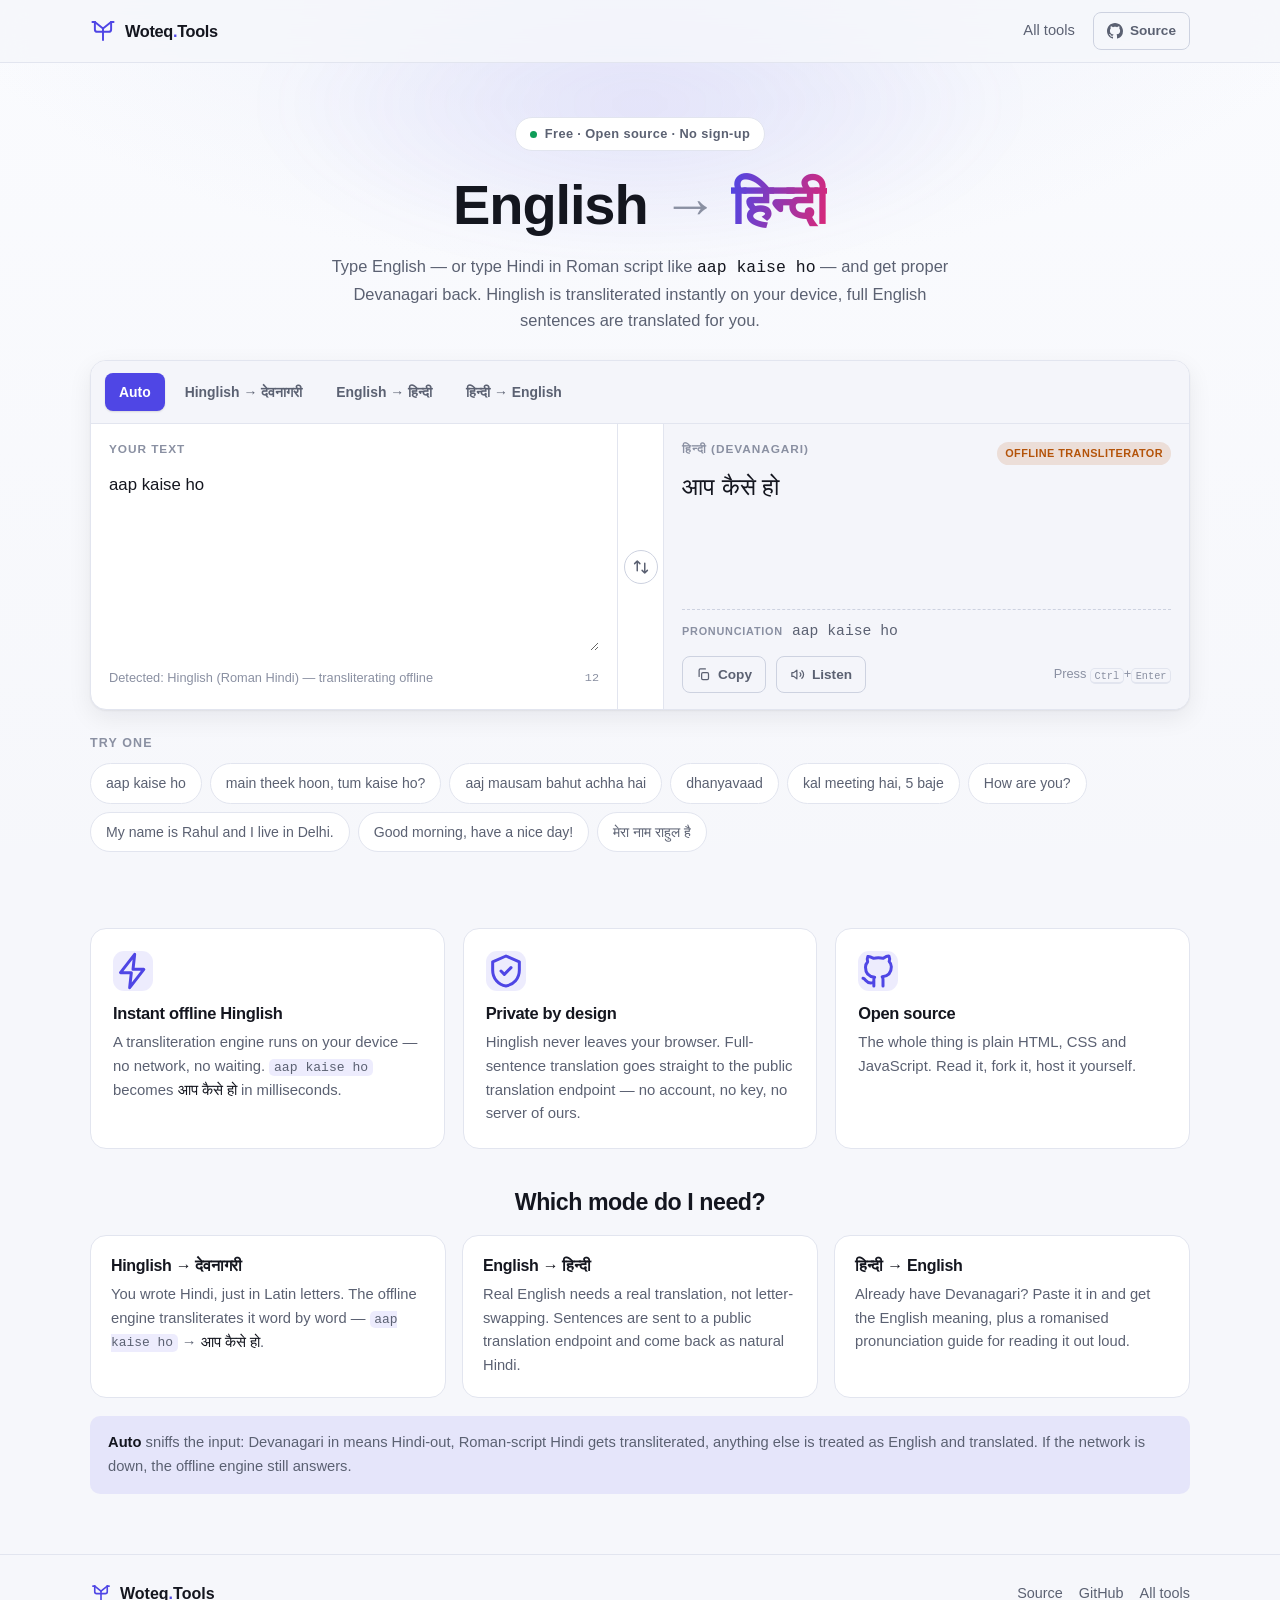
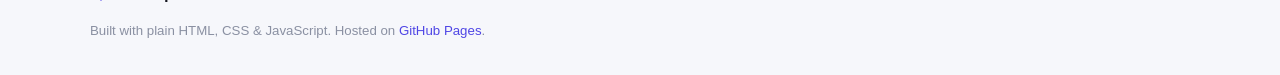
<file: index.html>
<!DOCTYPE html>
<html lang="en">
<head>
<meta charset="UTF-8">
<meta name="viewport" content="width=device-width, initial-scale=1">
<title>English to Hindi Translator — Woteq Tools</title>
<meta name="description" content="Free English to Hindi translator. Type English or Hinglish and get instant Devanagari. Works offline for Hinglish, online for full sentences. No sign-up, no tracking.">
<meta name="theme-color" content="#4f46e5">
<meta name="color-scheme" content="light dark">

<meta property="og:type" content="website">
<meta property="og:title" content="English to Hindi Translator — Woteq Tools">
<meta property="og:description" content="Type English or Hinglish, get Devanagari instantly. Free, open source, no sign-up.">
<meta property="og:url" content="https://woteq-tools.github.io/eng2hin/">
<meta name="twitter:card" content="summary_large_image">

<link rel="icon" href="assets/favicon.svg" type="image/svg+xml">
<link rel="stylesheet" href="assets/css/style.css">
</head>
<body>

<a class="skip-link" href="#tool">Skip to translator</a>

<header class="site-header">
  <div class="wrap header-inner">
    <a class="brand" href="https://woteq-tools.github.io/" target="_blank" rel="noopener">
      <span class="brand-mark" aria-hidden="true">
        <svg viewBox="0 0 32 32" width="26" height="26" fill="none" stroke="currentColor" stroke-width="2.4" stroke-linecap="round" stroke-linejoin="round">
          <path d="M6 5v9a3 3 0 0 0 3 3h14a3 3 0 0 0 3-3V5"/>
          <path d="M6 5l10 8L26 5"/><path d="M6 5H3m23 0h3"/><path d="M16 13v14"/>
        </svg>
      </span>
      <span class="brand-text">Woteq<span class="brand-dot">.</span>Tools</span>
    </a>
    <nav class="header-nav" aria-label="Primary">
      <a href="https://woteq-tools.github.io/" target="_blank" rel="noopener">All tools</a>
      <a class="btn btn-sm btn-ghost" href="https://github.com/woteq-tools/eng2hin" target="_blank" rel="noopener">
        <svg viewBox="0 0 16 16" width="16" height="16" fill="currentColor" aria-hidden="true"><path d="M8 0C3.58 0 0 3.58 0 8c0 3.54 2.29 6.53 5.47 7.59.4.07.55-.17.55-.38 0-.19-.01-.82-.01-1.49-2.01.37-2.53-.49-2.69-.94-.09-.23-.48-.94-.82-1.13-.28-.15-.68-.52-.01-.53.63-.01 1.08.58 1.23.82.72 1.21 1.87.87 2.33.66.07-.52.28-.87.51-1.07-1.78-.2-3.64-.89-3.64-3.95 0-.87.31-1.59.82-2.15-.08-.2-.36-1.02.08-2.12 0 0 .67-.21 2.2.82.64-.18 1.32-.27 2-.27s1.36.09 2 .27c1.53-1.04 2.2-.82 2.2-.82.44 1.1.16 1.92.08 2.12.51.56.82 1.27.82 2.15 0 3.07-1.87 3.75-3.65 3.95.29.25.54.73.54 1.48 0 1.07-.01 1.93-.01 2.2 0 .21.15.46.55.38A8.01 8.01 0 0 0 16 8c0-4.42-3.58-8-8-8z"/></svg>
        Source
      </a>
    </nav>
  </div>
</header>

<main id="tool">

  <!-- ───────────────────────── Hero ───────────────────────── -->
  <section class="hero">
    <div class="hero-glow" aria-hidden="true"></div>
    <div class="wrap hero-inner">
      <p class="eyebrow"><span class="pulse" aria-hidden="true"></span> Free · Open source · No sign-up</p>
      <h1>English <span class="arrow" aria-hidden="true">&rarr;</span> <span class="grad">हिन्दी</span></h1>
      <p class="lede">
        Type English — or type Hindi in Roman script like <em>aap kaise ho</em> — and get
        proper Devanagari back. Hinglish is transliterated instantly on your device,
        full English sentences are translated for you.
      </p>
    </div>
  </section>

  <!-- ───────────────────────── Tool ───────────────────────── -->
  <section class="wrap tool-wrap">

    <div class="tool-card">
      <div class="tool-head">
        <div class="modes" role="tablist" aria-label="Translation mode">
          <button class="mode is-active" role="tab" aria-selected="true" data-mode="auto" type="button">Auto</button>
          <button class="mode" role="tab" aria-selected="false" data-mode="hinglish" type="button">Hinglish &rarr; देवनागरी</button>
          <button class="mode" role="tab" aria-selected="false" data-mode="en2hi" type="button">English &rarr; हिन्दी</button>
          <button class="mode" role="tab" aria-selected="false" data-mode="hi2en" type="button">हिन्दी &rarr; English</button>
        </div>
      </div>

      <div class="panes">
        <!-- input -->
        <div class="pane pane-in">
          <label class="pane-label" for="input">Your text</label>
          <textarea id="input" rows="4" spellcheck="false" autocomplete="off"
            placeholder="aap kaise ho&#10;or: How are you?"></textarea>
          <div class="pane-foot">
            <span class="hint" id="detect-hint">Type something to begin.</span>
            <span class="counter" id="counter">0</span>
          </div>
        </div>

        <div class="swap-col">
          <button class="swap" id="swap" type="button" title="Swap input and output" aria-label="Swap input and output">
            <svg viewBox="0 0 24 24" width="18" height="18" fill="none" stroke="currentColor" stroke-width="2" stroke-linecap="round" stroke-linejoin="round" aria-hidden="true">
              <path d="M7 4v13M7 4 3.5 7.5M7 4l3.5 3.5"/><path d="M17 20V7M17 20l3.5-3.5M17 20l-3.5-3.5"/>
            </svg>
          </button>
        </div>

        <!-- output -->
        <div class="pane pane-out">
          <div class="pane-label-row">
            <span class="pane-label">हिन्दी (Devanagari)</span>
            <span class="engine" id="engine" hidden></span>
          </div>
          <div class="output" id="output" aria-live="polite" aria-atomic="true">
            <span class="placeholder" id="placeholder">Your translation appears here.</span>
          </div>
          <div class="pron" id="pron" hidden>
            <span class="pron-label">Pronunciation</span>
            <span id="pron-text"></span>
          </div>
          <div class="pane-foot actions">
            <button class="btn btn-sm btn-ghost" id="copy" type="button" disabled>
              <svg viewBox="0 0 24 24" width="15" height="15" fill="none" stroke="currentColor" stroke-width="2" stroke-linecap="round" stroke-linejoin="round" aria-hidden="true"><rect x="9" y="9" width="11" height="11" rx="2"/><path d="M5 15V5a2 2 0 0 1 2-2h8"/></svg>
              <span id="copy-label">Copy</span>
            </button>
            <button class="btn btn-sm btn-ghost" id="speak" type="button" disabled>
              <svg viewBox="0 0 24 24" width="15" height="15" fill="none" stroke="currentColor" stroke-width="2" stroke-linecap="round" stroke-linejoin="round" aria-hidden="true"><path d="M11 5 6 9H3v6h3l5 4z"/><path d="M16 9a4 4 0 0 1 0 6"/><path d="M19 6a8 8 0 0 1 0 12"/></svg>
              Listen
            </button>
            <button class="btn btn-sm btn-ghost" id="retry" type="button" hidden>Retry online</button>
            <span class="spacer"></span>
            <span class="hint kbd-hint">Press <kbd>Ctrl</kbd>+<kbd>Enter</kbd></span>
          </div>
        </div>
      </div>
    </div>

    <!-- examples -->
    <div class="examples">
      <h2 class="examples-title">Try one</h2>
      <div class="chips" id="examples"></div>
    </div>
  </section>

  <!-- ───────────────────────── Features ───────────────────────── -->
  <section class="section">
    <div class="wrap">
      <div class="grid grid-3">
        <div class="feature">
          <span class="feature-icon" aria-hidden="true">
            <svg viewBox="0 0 24 24" fill="none" stroke="currentColor" stroke-width="1.8" stroke-linecap="round" stroke-linejoin="round"><path d="M13 2 4.5 13H11l-1 9 8.5-11H12l1-9z"/></svg>
          </span>
          <h3>Instant offline Hinglish</h3>
          <p>A transliteration engine runs on your device — no network, no waiting. <code>aap kaise ho</code> becomes <span class="dev">आप कैसे हो</span> in milliseconds.</p>
        </div>
        <div class="feature">
          <span class="feature-icon" aria-hidden="true">
            <svg viewBox="0 0 24 24" fill="none" stroke="currentColor" stroke-width="1.8" stroke-linecap="round" stroke-linejoin="round"><path d="M12 3 4 6.5v5c0 5 3.4 8.7 8 9.5 4.6-.8 8-4.5 8-9.5v-5L12 3z"/><path d="m9 12 2 2 4-4"/></svg>
          </span>
          <h3>Private by design</h3>
          <p>Hinglish never leaves your browser. Full-sentence translation goes straight to the public translation endpoint — no account, no key, no server of ours.</p>
        </div>
        <div class="feature">
          <span class="feature-icon" aria-hidden="true">
            <svg viewBox="0 0 24 24" fill="none" stroke="currentColor" stroke-width="1.8" stroke-linecap="round" stroke-linejoin="round"><path d="M9 19c-4 1.2-4-2.2-6-2.6"/><path d="M15 21v-3.5c0-1 .1-1.4-.5-2 2.8-.3 5.5-1.4 5.5-6a4.6 4.6 0 0 0-1.3-3.2 4.2 4.2 0 0 0-.1-3.2s-1-.3-3.4 1.3a11.6 11.6 0 0 0-6 0C6.9 3 5.9 3.3 5.9 3.3a4.2 4.2 0 0 0-.1 3.2A4.6 4.6 0 0 0 4.5 9.7c0 4.6 2.7 5.7 5.5 6-.6.6-.6 1.2-.5 2V21"/></svg>
          </span>
          <h3>Open source</h3>
          <p>The whole thing is plain HTML, CSS and JavaScript. Read it, fork it, host it yourself.</p>
        </div>
      </div>

      <div class="howto">
        <h2 class="howto-title">Which mode do I need?</h2>
        <div class="howto-grid">
          <div class="howto-card">
            <h3><span class="dev">Hinglish → देवनागरी</span></h3>
            <p>You wrote Hindi, just in Latin letters. The offline engine transliterates it word by word — <code>aap kaise ho</code> → <span class="dev">आप कैसे हो</span>.</p>
          </div>
          <div class="howto-card">
            <h3>English → हिन्दी</h3>
            <p>Real English needs a real translation, not letter-swapping. Sentences are sent to a public translation endpoint and come back as natural Hindi.</p>
          </div>
          <div class="howto-card">
            <h3>हिन्दी → English</h3>
            <p>Already have Devanagari? Paste it in and get the English meaning, plus a romanised pronunciation guide for reading it out loud.</p>
          </div>
        </div>
        <p class="howto-note">
          <strong>Auto</strong> sniffs the input: Devanagari in means Hindi-out, Roman-script Hindi gets transliterated,
          anything else is treated as English and translated. If the network is down, the offline engine still answers.
        </p>
      </div>
    </div>
  </section>

</main>

<footer class="site-footer">
  <div class="wrap footer-inner">
    <div class="footer-brand">
      <span class="brand-mark small" aria-hidden="true">
        <svg viewBox="0 0 32 32" width="20" height="20" fill="none" stroke="currentColor" stroke-width="2.6" stroke-linecap="round" stroke-linejoin="round">
          <path d="M6 5v9a3 3 0 0 0 3 3h14a3 3 0 0 0 3-3V5"/><path d="M6 5l10 8L26 5"/><path d="M6 5H3m23 0h3"/><path d="M16 13v14"/>
        </svg>
      </span>
      <span>Woteq<span class="brand-dot">.</span>Tools</span>
    </div>
    <nav class="footer-links" aria-label="Footer">
      <a href="https://github.com/woteq-tools/eng2hin" target="_blank" rel="noopener">Source</a>
      <a href="https://github.com/woteq-tools" target="_blank" rel="noopener">GitHub</a>
      <a href="https://woteq-tools.github.io/" target="_blank" rel="noopener">All tools</a>
    </nav>
    <p class="footer-note">
      Built with plain HTML, CSS &amp; JavaScript. Hosted on
      <a href="https://pages.github.com/" target="_blank" rel="noopener">GitHub Pages</a>.
    </p>
  </div>
</footer>

<script src="assets/js/translit.js"></script>
<script src="assets/js/app.js"></script>
</body>
</html>
</file>
<file: assets/css/style.css>
/* ==========================================================================
   Woteq Tools — English → Hindi translator
   Light/dark driven by prefers-color-scheme + CSS variables.
   ========================================================================== */

:root {
  --bg: #f6f7fb;
  --bg-grad-a: #eceffa;
  --bg-grad-b: #fafbfe;
  --surface: #ffffff;
  --surface-2: #f4f5fa;
  --border: #e2e5ef;
  --border-strong: #cdd2e0;
  --text: #14161f;
  --text-soft: #5b6172;
  --text-faint: #8a90a2;
  --accent: #4f46e5;
  --accent-strong: #4338ca;
  --accent-soft: rgba(79, 70, 229, 0.10);
  --accent-contrast: #ffffff;
  --ok: #0f9d58;
  --warn: #b45309;
  --shadow: 0 1px 2px rgba(16, 18, 28, 0.05), 0 8px 24px rgba(16, 18, 28, 0.07);
  --shadow-hover: 0 2px 4px rgba(16, 18, 28, 0.06), 0 18px 44px rgba(16, 18, 28, 0.13);
  --radius: 16px;
  --radius-sm: 10px;
  --wrap: 1140px;

  --font: "Inter", -apple-system, BlinkMacSystemFont, "Segoe UI", Roboto,
    "Helvetica Neue", Arial, "Noto Sans", sans-serif;
  --dev: "Noto Sans Devanagari", "Nirmala UI", "Kohinoor Devanagari",
    "Devanagari Sangam MN", "Mangal", "Noto Sans", sans-serif;
  --mono: ui-monospace, SFMono-Regular, "SF Mono", Menlo, Consolas,
    "Liberation Mono", monospace;
}

@media (prefers-color-scheme: dark) {
  :root {
    --bg: #0d1017;
    --bg-grad-a: #141a29;
    --bg-grad-b: #0a0d13;
    --surface: #141821;
    --surface-2: #1b2029;
    --border: #242a37;
    --border-strong: #333b4c;
    --text: #eef1f7;
    --text-soft: #a4abbd;
    --text-faint: #737c92;
    --accent: #818cf8;
    --accent-strong: #a5b4fc;
    --accent-soft: rgba(129, 140, 248, 0.14);
    --accent-contrast: #0d1017;
    --ok: #34d399;
    --warn: #fbbf24;
    --shadow: 0 1px 2px rgba(0, 0, 0, 0.4), 0 10px 28px rgba(0, 0, 0, 0.35);
    --shadow-hover: 0 2px 6px rgba(0, 0, 0, 0.45), 0 20px 48px rgba(0, 0, 0, 0.5);
  }
}

*, *::before, *::after { box-sizing: border-box; }

/* `display` rules on .btn / .pron would otherwise defeat the hidden attribute */
[hidden] { display: none !important; }

html {
  -webkit-text-size-adjust: 100%;
  scroll-behavior: smooth;
}

body {
  margin: 0;
  font-family: var(--font);
  font-size: 16px;
  line-height: 1.6;
  color: var(--text);
  background: var(--bg);
  background-image:
    radial-gradient(1100px 560px at 50% -12%, var(--bg-grad-a), transparent 68%),
    linear-gradient(180deg, var(--bg-grad-b), transparent);
  background-attachment: fixed;
  -webkit-font-smoothing: antialiased;
  -moz-osx-font-smoothing: grayscale;
}

h1, h2, h3 { line-height: 1.2; letter-spacing: -0.02em; margin: 0; }
p { margin: 0; }
a { color: var(--accent); text-decoration: none; }
a:hover { text-decoration: underline; }
code {
  font-family: var(--mono);
  font-size: 0.88em;
  background: var(--accent-soft);
  padding: 0.1em 0.36em;
  border-radius: 5px;
}
img, svg { display: block; max-width: 100%; }
button { font: inherit; color: inherit; }
kbd {
  font-family: var(--mono);
  font-size: 0.8em;
  background: var(--surface-2);
  border: 1px solid var(--border);
  border-bottom-width: 2px;
  border-radius: 5px;
  padding: 0.05em 0.35em;
}

.wrap { width: 100%; max-width: var(--wrap); margin: 0 auto; padding: 0 20px; }

.skip-link {
  position: absolute; left: -9999px; top: 0; z-index: 100;
  background: var(--accent); color: var(--accent-contrast);
  padding: 10px 16px; border-radius: 0 0 10px 0;
}
.skip-link:focus { left: 0; }

/* ── header ───────────────────────────────────────────────────────────── */
.site-header {
  position: sticky; top: 0; z-index: 50;
  backdrop-filter: saturate(180%) blur(12px);
  background: color-mix(in srgb, var(--bg) 82%, transparent);
  border-bottom: 1px solid var(--border);
}
.header-inner {
  display: flex; align-items: center; justify-content: space-between;
  gap: 16px; height: 62px;
}
.brand { display: inline-flex; align-items: center; gap: 9px; color: var(--text); font-weight: 650; }
.brand:hover { text-decoration: none; }
.brand-mark { color: var(--accent); display: grid; place-items: center; }
.brand-mark.small { width: 22px; height: 22px; }
.brand-text { font-size: 1.02rem; letter-spacing: -0.02em; }
.brand-dot { color: var(--accent); }
.header-nav { display: flex; align-items: center; gap: 18px; font-size: 0.92rem; }
.header-nav a { color: var(--text-soft); }
.header-nav a:hover { color: var(--text); text-decoration: none; }

/* ── buttons ──────────────────────────────────────────────────────────── */
.btn {
  display: inline-flex; align-items: center; justify-content: center; gap: 7px;
  border: 1px solid transparent; border-radius: var(--radius-sm);
  padding: 11px 18px; font-size: 0.95rem; font-weight: 600;
  cursor: pointer; background: var(--accent); color: var(--accent-contrast);
  transition: transform .12s ease, background .15s ease, border-color .15s ease, opacity .15s ease;
}
.btn:hover { background: var(--accent-strong); text-decoration: none; }
.btn:active { transform: translateY(1px); }
.btn:disabled { opacity: .45; cursor: not-allowed; }
.btn-sm { padding: 7px 13px; font-size: 0.85rem; border-radius: 8px; }
.btn-ghost {
  background: transparent; color: var(--text-soft);
  border-color: var(--border-strong);
}
.btn-ghost:hover { background: var(--surface-2); color: var(--text); }
.btn.is-ok { color: var(--ok); border-color: var(--ok); }

/* ── hero ─────────────────────────────────────────────────────────────── */
.hero { position: relative; padding: 54px 0 26px; text-align: center; }
.hero-glow {
  position: absolute; inset: -40% 20% auto; height: 320px; z-index: -1;
  background: radial-gradient(closest-side, var(--accent-soft), transparent);
  filter: blur(20px);
}
.eyebrow {
  display: inline-flex; align-items: center; gap: 8px;
  font-size: 0.8rem; font-weight: 600; letter-spacing: 0.03em;
  color: var(--text-soft); background: var(--surface);
  border: 1px solid var(--border); border-radius: 999px;
  padding: 6px 14px; margin-bottom: 20px;
}
.pulse {
  width: 7px; height: 7px; border-radius: 50%; background: var(--ok);
  box-shadow: 0 0 0 0 color-mix(in srgb, var(--ok) 60%, transparent);
  animation: pulse 2.2s infinite;
}
@keyframes pulse {
  0%   { box-shadow: 0 0 0 0 color-mix(in srgb, var(--ok) 55%, transparent); }
  70%  { box-shadow: 0 0 0 8px transparent; }
  100% { box-shadow: 0 0 0 0 transparent; }
}
.hero h1 {
  font-size: clamp(2.1rem, 6.4vw, 3.5rem);
  font-weight: 800; margin-bottom: 14px;
}
.hero h1 .grad {
  background: linear-gradient(100deg, var(--accent), #db2777);
  -webkit-background-clip: text; background-clip: text; color: transparent;
  font-family: var(--dev); font-weight: 700;
}
.hero h1 .arrow { color: var(--text-faint); font-weight: 400; }
.lede {
  max-width: 620px; margin: 0 auto; color: var(--text-soft);
  font-size: 1.03rem;
}
.lede em { font-family: var(--mono); font-style: normal; color: var(--text); }

/* ── tool card ────────────────────────────────────────────────────────── */
.tool-wrap { padding-bottom: 30px; }
.tool-card {
  background: var(--surface); border: 1px solid var(--border);
  border-radius: var(--radius); box-shadow: var(--shadow);
  overflow: hidden;
}
.tool-head {
  padding: 12px 14px; border-bottom: 1px solid var(--border);
  background: var(--surface-2);
}
.modes { display: flex; flex-wrap: wrap; gap: 6px; }
.mode {
  border: 1px solid transparent; background: transparent;
  color: var(--text-soft); font-size: 0.87rem; font-weight: 600;
  padding: 7px 13px; border-radius: 8px; cursor: pointer;
  transition: background .15s ease, color .15s ease;
}
.mode:hover { color: var(--text); background: var(--surface); }
.mode.is-active {
  background: var(--accent); color: var(--accent-contrast);
  box-shadow: 0 1px 2px rgba(0,0,0,.12);
}

.panes {
  display: grid;
  grid-template-columns: 1fr 46px 1fr;
  gap: 0;
}
.pane { padding: 16px 18px; display: flex; flex-direction: column; min-width: 0; }
.pane-out { background: var(--surface-2); border-left: 1px solid var(--border); }
.pane-label-row { display: flex; align-items: center; justify-content: space-between; gap: 10px; }
.pane-label {
  font-size: 0.74rem; font-weight: 700; letter-spacing: 0.08em;
  text-transform: uppercase; color: var(--text-faint);
  margin-bottom: 8px; display: block;
}
.pane-label-row .pane-label { margin-bottom: 8px; }

.engine {
  font-size: 0.68rem; font-weight: 700; letter-spacing: 0.04em;
  text-transform: uppercase; padding: 3px 8px; border-radius: 999px;
  background: var(--accent-soft); color: var(--accent-strong);
  white-space: nowrap;
}
.engine.is-offline { background: color-mix(in srgb, var(--warn) 14%, transparent); color: var(--warn); }

textarea#input {
  width: 100%; flex: 1; min-height: 132px; resize: vertical;
  font-family: var(--font); font-size: 1.05rem; line-height: 1.65;
  color: var(--text); background: transparent;
  border: 0; outline: 0; padding: 4px 0;
}
textarea#input::placeholder { color: var(--text-faint); }

.output {
  flex: 1; min-height: 132px;
  font-family: var(--dev); font-size: 1.5rem; line-height: 1.65;
  word-break: break-word; overflow-wrap: anywhere;
}
.output .placeholder {
  font-family: var(--font); font-size: 1rem; color: var(--text-faint);
}
.output .loading { font-family: var(--font); font-size: 0.95rem; color: var(--text-faint); }

.pron {
  display: flex; align-items: baseline; gap: 9px; flex-wrap: wrap;
  margin-top: 10px; padding-top: 10px;
  border-top: 1px dashed var(--border-strong);
  font-size: 0.92rem; color: var(--text-soft);
}
.pron-label {
  font-size: 0.68rem; font-weight: 700; letter-spacing: 0.07em;
  text-transform: uppercase; color: var(--text-faint);
}
#pron-text { font-family: var(--mono); }

.pane-foot {
  display: flex; align-items: center; gap: 10px;
  margin-top: 12px; min-height: 30px;
}
.pane-foot .spacer { flex: 1; }
.hint { font-size: 0.8rem; color: var(--text-faint); }
.kbd-hint { display: none; }
@media (min-width: 900px) { .kbd-hint { display: inline; } }
.counter {
  margin-left: auto; font-family: var(--mono);
  font-size: 0.74rem; color: var(--text-faint);
}
.actions { flex-wrap: wrap; }

.swap-col { display: grid; place-items: center; border-left: 1px solid var(--border); }
.swap {
  width: 34px; height: 34px; display: grid; place-items: center;
  border-radius: 50%; border: 1px solid var(--border-strong);
  background: var(--surface); color: var(--text-soft);
  cursor: pointer; transition: transform .2s ease, color .15s ease, border-color .15s ease;
}
.swap:hover { color: var(--accent); border-color: var(--accent); }
.swap.spin { transform: rotate(180deg); }

/* ── examples ─────────────────────────────────────────────────────────── */
.examples { margin-top: 26px; }
.examples-title {
  font-size: 0.78rem; font-weight: 700; letter-spacing: 0.09em;
  text-transform: uppercase; color: var(--text-faint); margin-bottom: 12px;
}
.chips { display: flex; flex-wrap: wrap; gap: 8px; }
.chip {
  border: 1px solid var(--border); background: var(--surface);
  color: var(--text-soft); border-radius: 999px;
  padding: 8px 15px; font-size: 0.88rem; cursor: pointer;
  transition: border-color .15s ease, color .15s ease, background .15s ease;
}
.chip:hover {
  border-color: var(--accent); color: var(--accent); background: var(--accent-soft);
  text-decoration: none;
}

/* ── features ─────────────────────────────────────────────────────────── */
.section { padding: 46px 0 20px; }
.grid { display: grid; gap: 18px; }
.grid-3 { grid-template-columns: repeat(auto-fit, minmax(270px, 1fr)); }
.feature {
  background: var(--surface); border: 1px solid var(--border);
  border-radius: var(--radius); padding: 22px;
}
.feature-icon {
  display: grid; place-items: center; width: 40px; height: 40px;
  border-radius: 11px; background: var(--accent-soft); color: var(--accent);
  margin-bottom: 13px;
}
.feature h3 { font-size: 1.03rem; margin-bottom: 7px; }
.feature p { color: var(--text-soft); font-size: 0.93rem; }
.dev { font-family: var(--dev); color: var(--text); }

.howto { margin-top: 40px; }
.howto-title {
  font-size: 1.45rem; margin-bottom: 18px; text-align: center;
}
.howto-grid {
  display: grid; gap: 16px;
  grid-template-columns: repeat(auto-fit, minmax(260px, 1fr));
}
.howto-card {
  background: var(--surface); border: 1px solid var(--border);
  border-radius: var(--radius); padding: 20px;
}
.howto-card h3 { font-size: 1rem; margin-bottom: 8px; }
.howto-card h3 .dev { font-family: var(--dev); }
.howto-card p { color: var(--text-soft); font-size: 0.92rem; }
.howto-note {
  margin-top: 18px; padding: 15px 18px;
  background: var(--accent-soft); border-radius: var(--radius-sm);
  color: var(--text-soft); font-size: 0.92rem;
}
.howto-note strong { color: var(--text); }

/* ── footer ───────────────────────────────────────────────────────────── */
.site-footer {
  margin-top: 40px; padding: 26px 0 34px;
  border-top: 1px solid var(--border);
}
.footer-inner {
  display: flex; flex-wrap: wrap; align-items: center; gap: 14px;
}
.footer-brand {
  display: inline-flex; align-items: center; gap: 8px; font-weight: 650;
  color: var(--text);
}
.footer-links { display: flex; gap: 16px; font-size: 0.9rem; margin-left: auto; }
.footer-links a { color: var(--text-soft); }
.footer-note { width: 100%; font-size: 0.83rem; color: var(--text-faint); }

/* ── responsive ───────────────────────────────────────────────────────── */
@media (max-width: 860px) {
  .panes { grid-template-columns: 1fr; }
  .pane-out { border-left: 0; border-top: 1px solid var(--border); }
  .swap-col {
    border-left: 0; border-top: 1px solid var(--border);
    padding: 10px 0;
  }
  .swap { transform: rotate(90deg); }
  .swap.spin { transform: rotate(270deg); }
  .hero { padding-top: 36px; }
}
@media (max-width: 520px) {
  .mode { font-size: 0.8rem; padding: 6px 10px; }
  .output { font-size: 1.3rem; }
  .footer-links { margin-left: 0; width: 100%; }
}

@media (prefers-reduced-motion: reduce) {
  *, *::before, *::after { animation-duration: .001ms !important; transition-duration: .001ms !important; }
}
</file>
